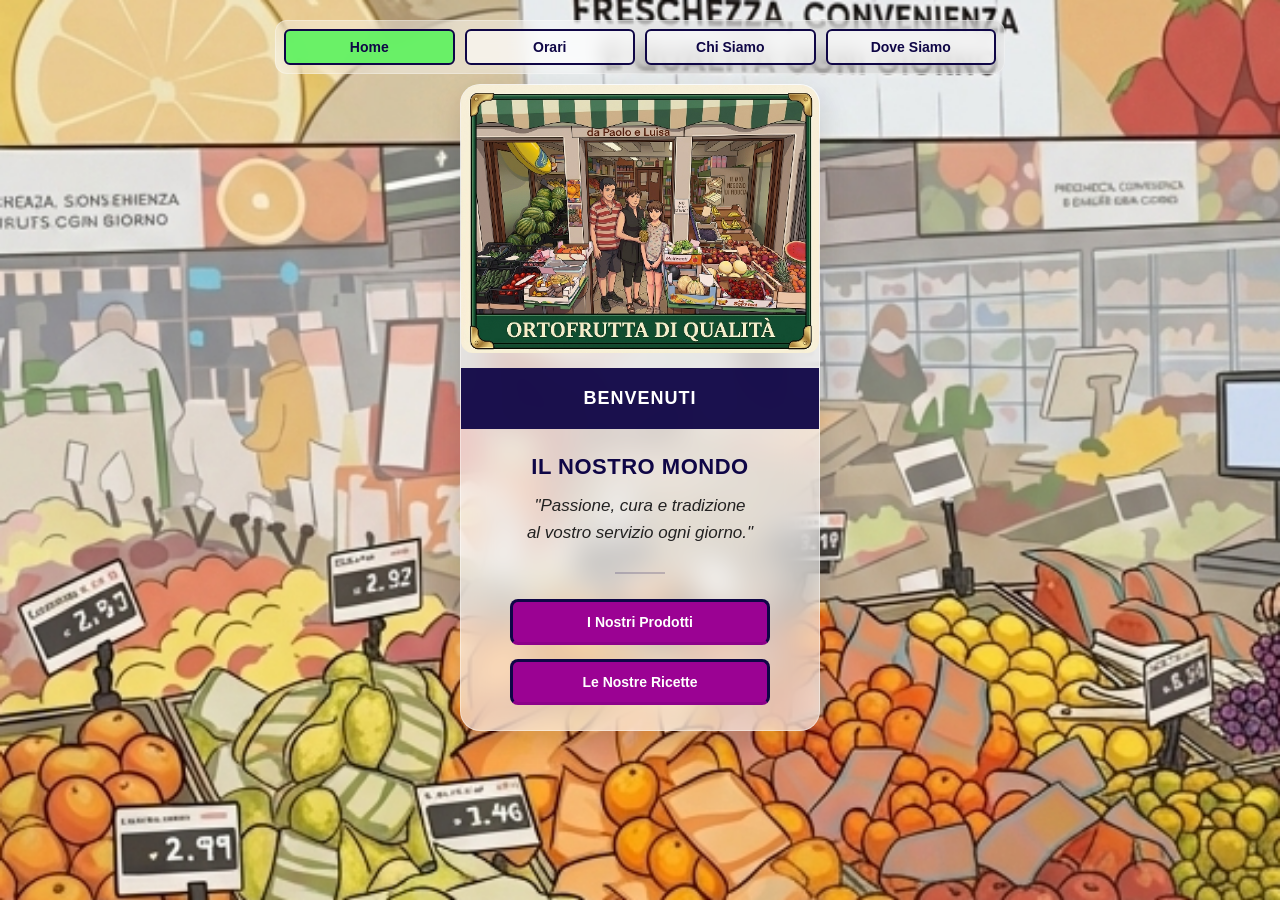
<file: index.html>
<!-- ATTENZIONE PAGINA PRIVATA - PROPRIETA' DI SFRISO PAOLO -->

<!DOCTYPE html>
<html lang="it">

<head>
    <meta charset="UTF-8">
    <meta name="viewport" content="width=device-width, initial-scale=1.0">
    <title>Home Page</title>

    <link rel="stylesheet" href="css/Style_Orario.css">

</head>

<body>

    <nav class="navbar-principale">
        <div class="menu-container">
            <button class="btn-menu active" onclick="window.location.href='index.html'">Home</button>
            <button class="btn-menu" onclick="window.location.href='orari.html'">Orari</button>
            <button class="btn-menu" onclick="window.location.href='storia.html'">Chi Siamo</button>
            <button class="btn-menu" onclick="window.location.href='doveSiamo.html'">Dove Siamo</button>
        </div>
    </nav>

    <div class="orari-card">

        <div class="logo">
            <img src="assets/immagini/logo_piccolo.png">
        </div>

        <div class="status-banner" style="background: rgba(15, 6, 70, 0.95) !important;">
            <div class="status-text" style="font-size: 18px;">BENVENUTI</div>
        </div>

        <div class="timetable" style="padding: 25px 20px; text-align: center;">

            <h1
                style="color: #0f0646; font-size: 22px; font-weight: 800; text-transform: uppercase; letter-spacing: 0.5px; margin-bottom: 12px;">
                Il Nostro Mondo
            </h1>

            <p style="font-style: italic; color: #232222; font-size: 17px; line-height: 1.6; margin-bottom: 25px;">
                "Passione, cura e tradizione<br>
                al vostro servizio ogni giorno."
            </p>

            <div style="width: 50px; height: 2px; background-color: #0f0646; margin: 0 auto 25px auto; opacity: 0.2;">
            </div>

            <div style="display: flex; flex-direction: column; gap: 14px; max-width: 260px; margin: 0 auto;">

                <button class="btn-home-esclusivo" onclick="window.location.href='prodotti.html'">
                    I Nostri Prodotti
                </button>

                <button class="btn-home-esclusivo" onclick="window.location.href='ricette.html'">
                    Le Nostre Ricette
                </button>

            </div>

        </div>

    </div>

</body>

</html>
</file>
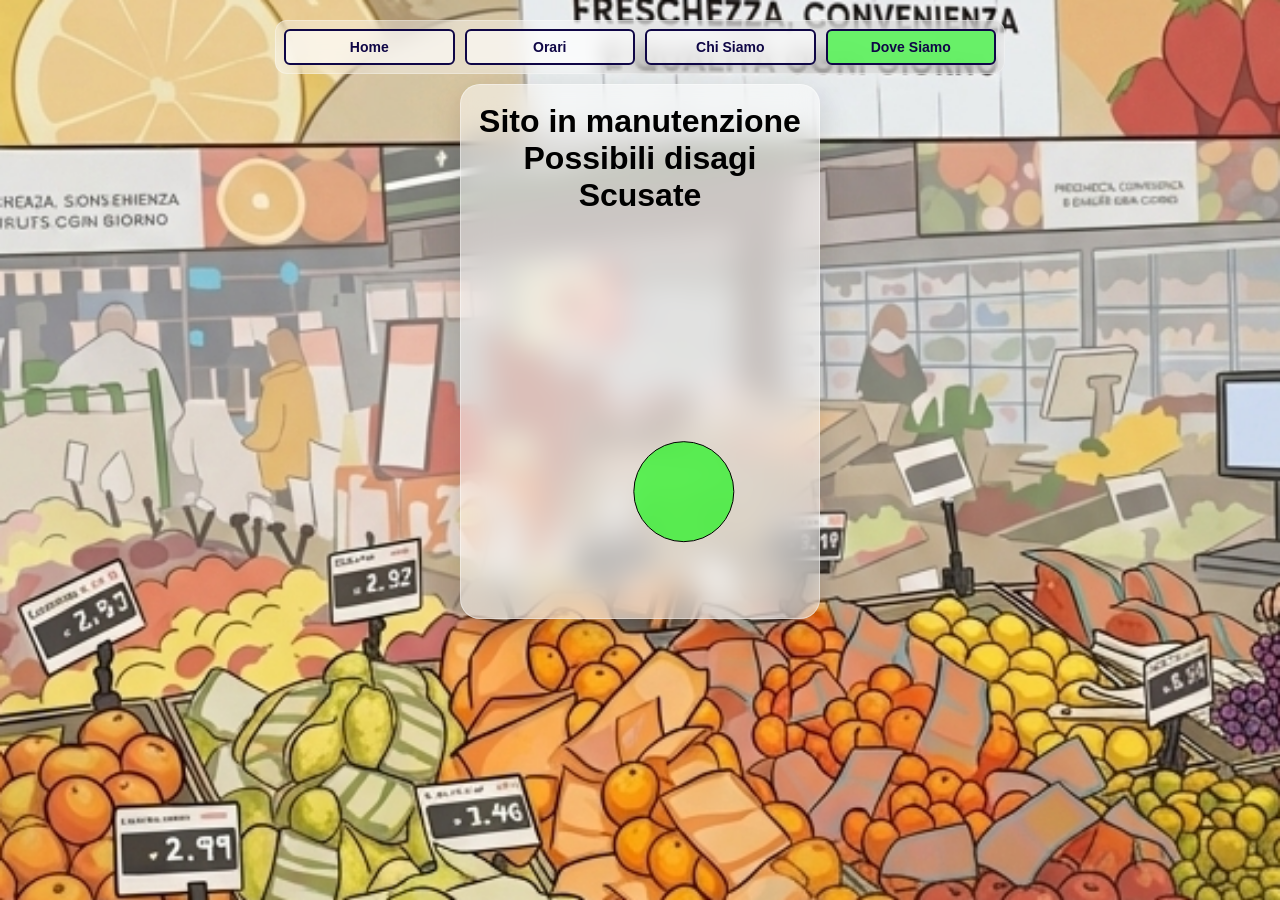
<file: doveSiamo.html>
<!-- ATTENZIONE PAGINA PRIVATA - PROPRIETA' DI SFRISO PAOLO -->

<!DOCTYPE html>
<html lang="it">

<head>
    <meta charset="UTF-8">
    <meta name="viewport" content="width=device-width, initial-scale=1.0">
    <title>Dove Siamo</title>

    <link rel="stylesheet" href="css/Style_Orario.css">

</head>

<body>

    <nav class="navbar-principale">
        <div class="menu-container">
            <button class="btn-menu" onclick="window.location.href='index.html'">Home</button>
            <button class="btn-menu" onclick="window.location.href='orari.html'">Orari</button>
            <button class="btn-menu" onclick="window.location.href='storia.html'">Chi Siamo</button>
            <button class="btn-menu active" onclick="window.location.href='doveSiamo.html'">Dove Siamo</button>
        </div>
    </nav>

    <center>
        <div class="homeText">
            <br>
            <h1>Sito in manutenzione<br>Possibili disagi Scusate</h1>
            <canvas id="canvas1" width="350" height="400">
                Il browser in uso non supporta il canvas
            </canvas>
        </div>
    </center>

    <script type="text/javascript" src="js/Js_Cerchio.js"></script>
</body>

</html>
</file>
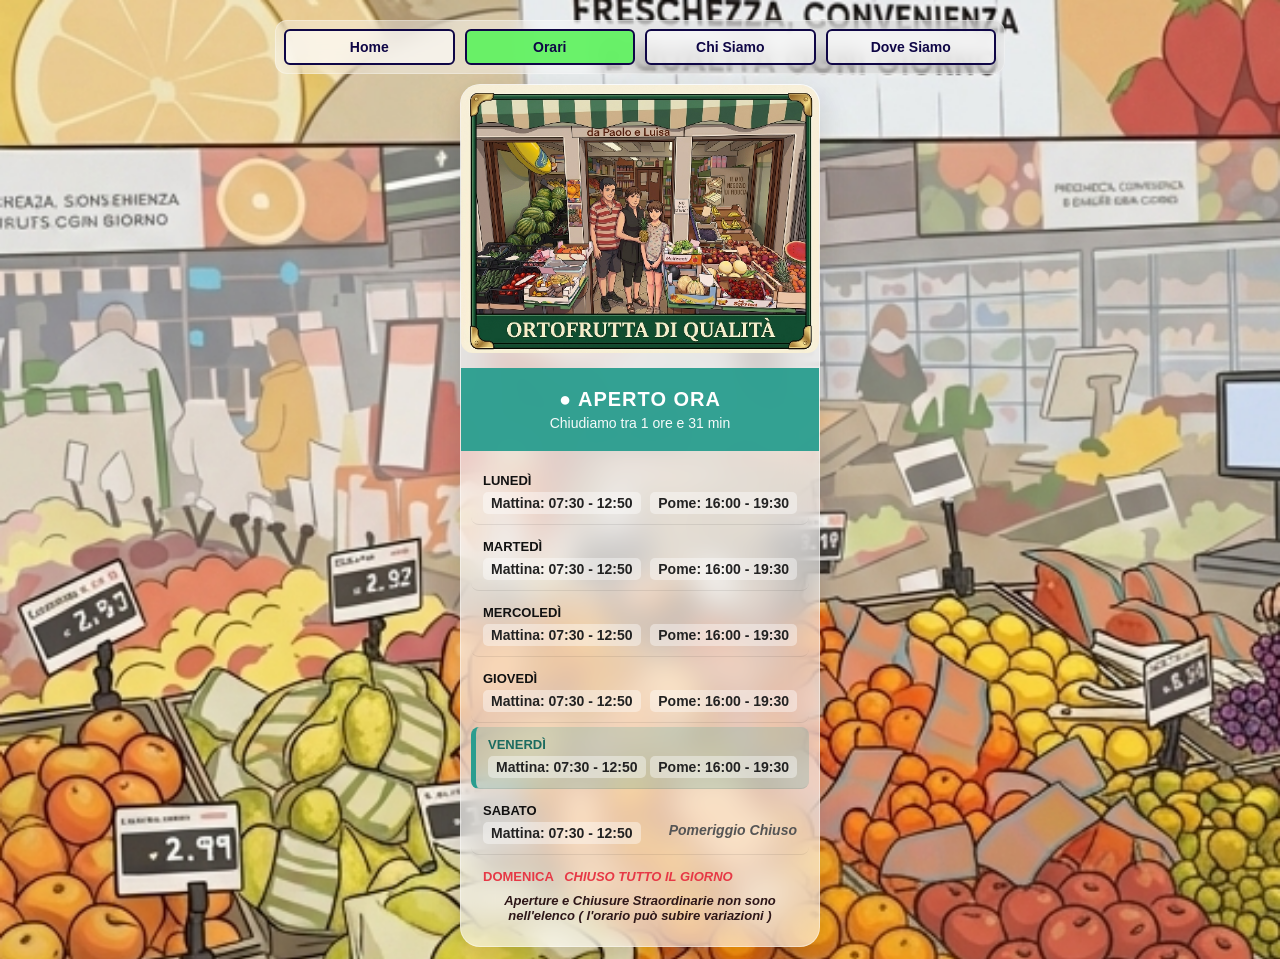
<file: orari.html>
<!-- ATTENZIONE PAGINA PRIVATA - PROPRIETA' DI SFRISO PAOLO -->

<!DOCTYPE html>
<html lang="it">

<head>
    <meta charset="UTF-8">
    <meta name="viewport" content="width=device-width, initial-scale=1.0">
    <title>Orari di Apertura</title>

    <link rel="stylesheet" href="css/Style_Orario.css">

</head>

<body>

    <nav class="navbar-principale">
        <div class="menu-container">
            <button class="btn-menu" onclick="window.location.href='index.html'">Home</button>
            <button class="btn-menu active" onclick="window.location.href='orari.html'">Orari</button>
            <button class="btn-menu" onclick="window.location.href='storia.html'">Chi Siamo</button>
            <button class="btn-menu" onclick="window.location.href='doveSiamo.html'">Dove Siamo</button>
        </div>
    </nav>

    <div class="orari-card">

        <div class="logo">
            <img src="assets/immagini/logo_piccolo.png">
        </div>

        <div id="statusBanner" class="status-banner">
            <div id="statusText" class="status-text">Controllo orario...</div>
            <div id="countdownText" class="countdown-text">Attendere prego...</div>
        </div>

        <div class="timetable">

            <div class="day-block" id="day-1">
                <span class="day-name">Lunedì</span>
                <div class="hours-container">
                    <span class="hours-block">Mattina: 07:30 - 12:50</span>
                    <span class="hours-block">Pome: 16:00 - 19:30</span>
                </div>
            </div>

            <div class="day-block" id="day-2">
                <span class="day-name">Martedì</span>
                <div class="hours-container">
                    <span class="hours-block">Mattina: 07:30 - 12:50</span>
                    <span class="hours-block">Pome: 16:00 - 19:30</span>
                </div>
            </div>

            <div class="day-block" id="day-3">
                <span class="day-name">Mercoledì</span>
                <div class="hours-container">
                    <span class="hours-block">Mattina: 07:30 - 12:50</span>
                    <span class="hours-block">Pome: 16:00 - 19:30</span>
                </div>
            </div>

            <div class="day-block" id="day-4">
                <span class="day-name">Giovedì</span>
                <div class="hours-container">
                    <span class="hours-block">Mattina: 07:30 - 12:50</span>
                    <span class="hours-block">Pome: 16:00 - 19:30</span>
                </div>
            </div>

            <div class="day-block" id="day-5">
                <span class="day-name">Venerdì</span>
                <div class="hours-container">
                    <span class="hours-block">Mattina: 07:30 - 12:50</span>
                    <span class="hours-block">Pome: 16:00 - 19:30</span>
                </div>
            </div>

            <div class="day-block" id="day-6">
                <span class="day-name">Sabato</span>
                <div class="hours-container">
                    <span class="hours-block">Mattina: 07:30 - 12:50</span>
                    <span class="closed-text">Pomeriggio Chiuso</span>
                </div>
            </div>

            <div class="day-block" id="day-0" style="color: #e63946;">
                <span class="day-name" style="color: #e63946;">Domenica &nbsp;&nbsp;<i>CHIUSO TUTTO IL GIORNO</i></span>
                <!-- Modificato qui sotto per garantire una centratura perfetta e pulita -->
                <div style="text-align: center; width: 100%; padding-top: 5px;">
                    <span class="closed-text"
                        style="color: #2e1719; font-weight: bold; font-size: 13px; display: inline-block;">
                        Aperture e Chiusure Straordinarie non sono<br>nell'elenco ( l'orario può subire variazioni )
                    </span>
                </div>
            </div>

        </div>

    </div>

    <script src="js/Js_Orario.js"></script>
</body>

</html>
</file>
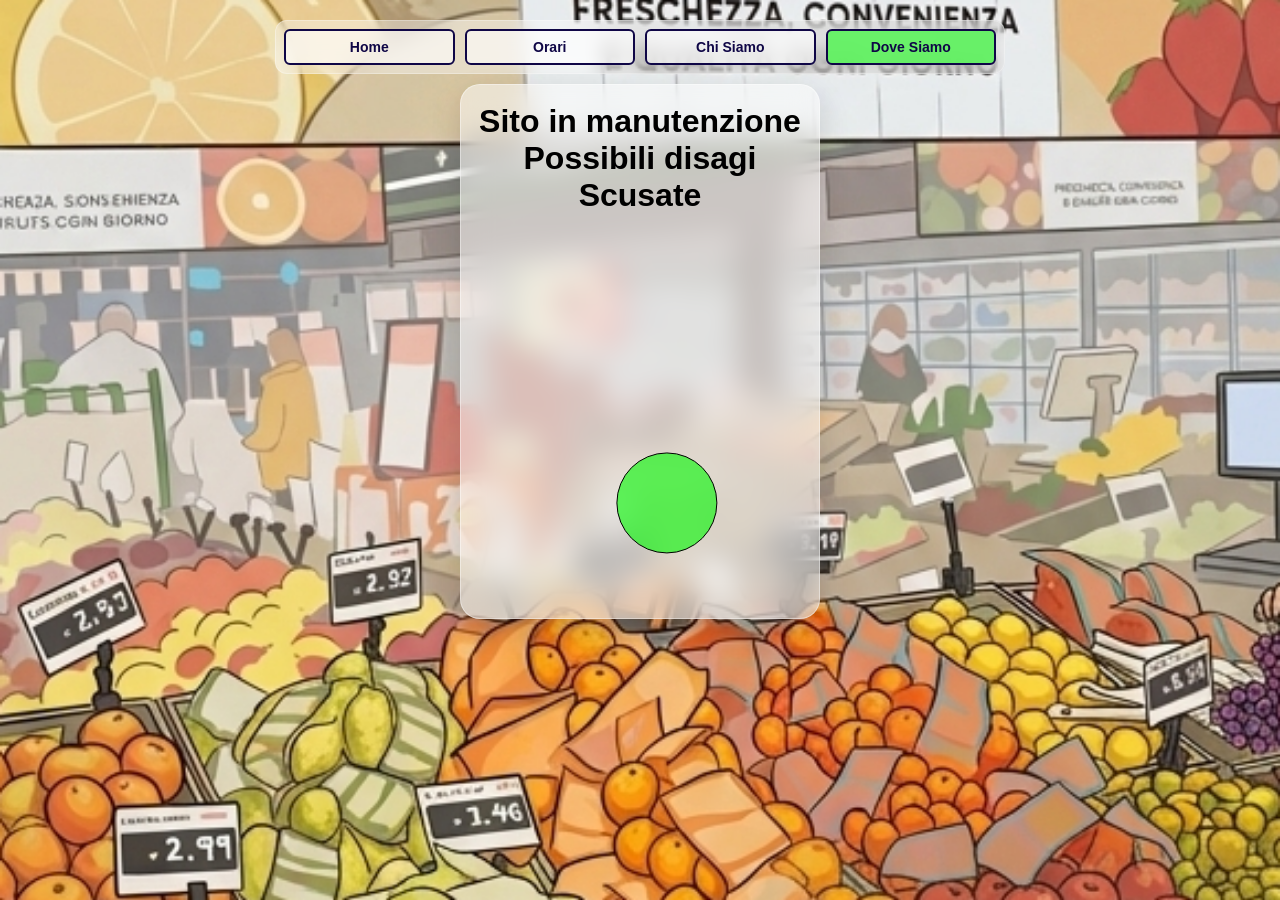
<file: prodotti.html>
<!-- ATTENZIONE PAGINA PRIVATA - PROPRIETA' DI SFRISO PAOLO -->

<!DOCTYPE html>
<html lang="it">

<head>
    <meta charset="UTF-8">
    <meta name="viewport" content="width=device-width, initial-scale=1.0">
    <title>I Nostri Prodotti</title>

    <link rel="stylesheet" href="css/Style_Orario.css">

</head>

<body>

    <nav class="navbar-principale">
        <div class="menu-container">
            <button class="btn-menu" onclick="window.location.href='index.html'">Home</button>
            <button class="btn-menu" onclick="window.location.href='orari.html'">Orari</button>
            <button class="btn-menu" onclick="window.location.href='storia.html'">Chi Siamo</button>
            <button class="btn-menu active" onclick="window.location.href='doveSiamo.html'">Dove Siamo</button>
        </div>
    </nav>

    <center>
        <div class="homeText">
            <br>
            <h1>Sito in manutenzione<br>Possibili disagi Scusate</h1>
            <canvas id="canvas1" width="350" height="400">
                Il browser in uso non supporta il canvas
            </canvas>
        </div>
    </center>

    <script type="text/javascript" src="js/Js_Cerchio.js"></script>
</body>

</html>
</file>
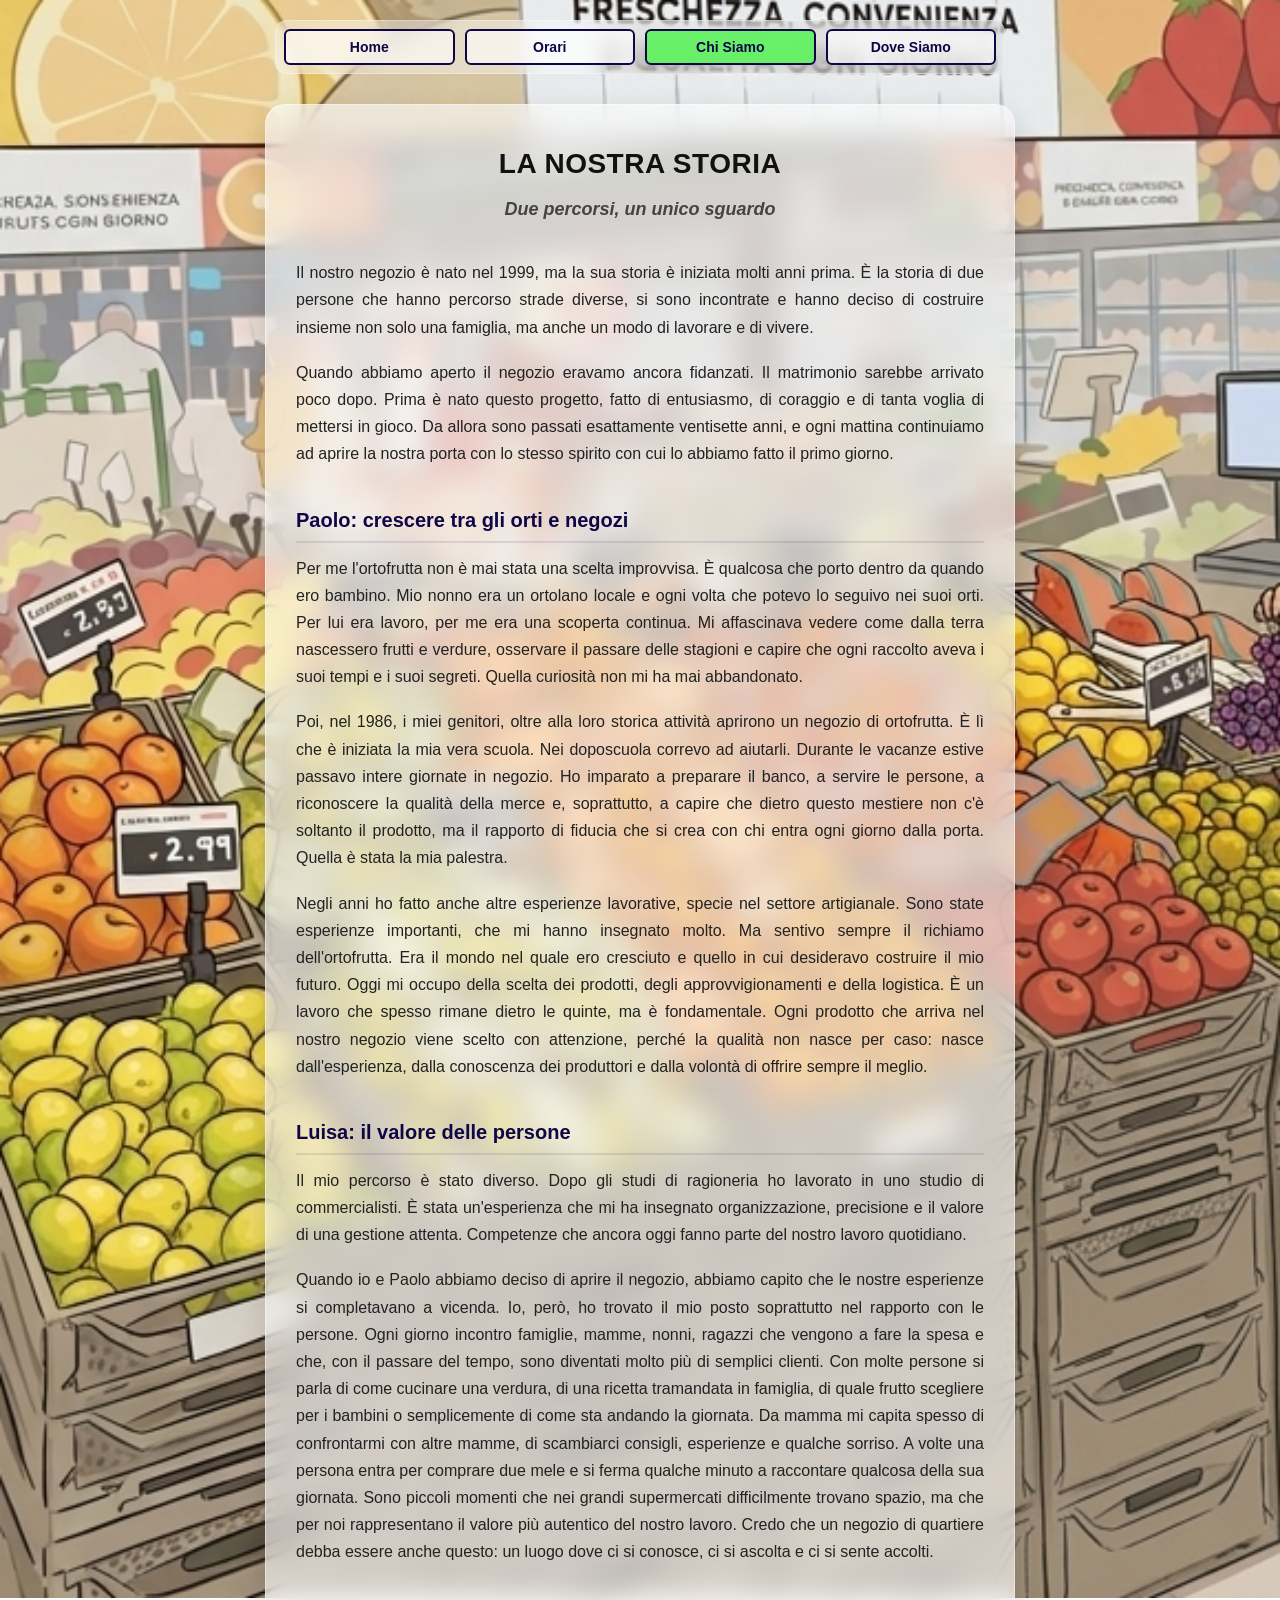
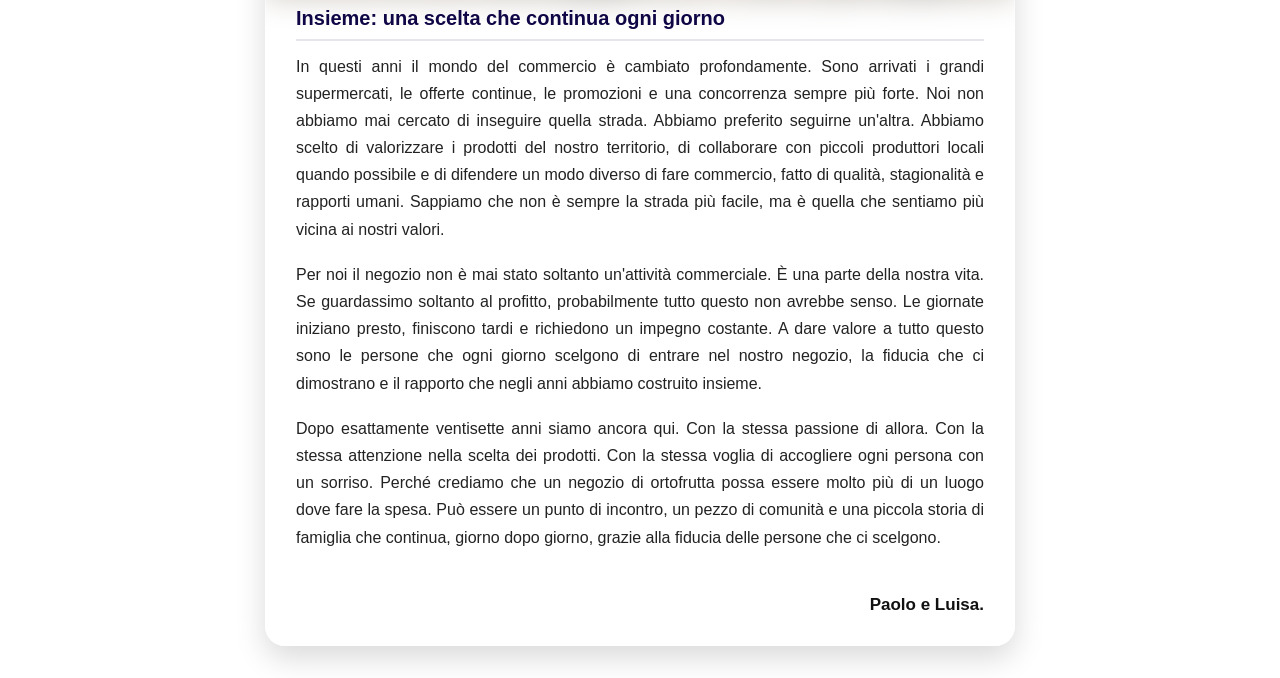
<file: storia.html>
<!DOCTYPE html>
<html lang="it">

<head>
    <meta charset="UTF-8">
    <meta name="viewport" content="width=device-width, initial-scale=1.0">
    <title>La nostra Storia</title>

    <link rel="stylesheet" href="css/Style_Orario.css">

</head>

<body>

    <nav class="navbar-principale">
        <div class="menu-container">
            <button class="btn-menu" onclick="window.location.href='index.html'">Home</button>
            <button class="btn-menu" onclick="window.location.href='orari.html'">Orari</button>
            <button class="btn-menu active" onclick="window.location.href='storia.html'">Chi Siamo</button>
            <button class="btn-menu" onclick="window.location.href='doveSiamo.html'">Dove Siamo</button>
        </div>
    </nav>

    <div class="storia-card">
        <div id="testo-storia">Caricamento della storia in corso...</div>
    </div>

    <script src="js/Js_Storia.js"></script>
</body>
</file>
<file: css/Style_Orario.css>
/* ATTENZIONE PRORIETA' PRIVATA SFRISO PAOLO */
* {
    box-sizing: border-box;
    margin: 0;
    padding: 0;
    font-family: 'Segoe UI', Roboto, Helvetica, Arial, sans-serif;
}

body {
    background-image: url("../assets/immagini/foto_sfondo.png");
    background-size: cover;
    background-position: center center;
    background-repeat: no-repeat;
    background-attachment: fixed;

    display: flex;
    flex-direction: column !important;
    justify-content: flex-start !important;
    align-items: center !important;
    min-height: 100vh;
    padding: 12px;
    padding-top: 20px;
}

button {
    background: rgba(99, 242, 99, 0.85);
    padding: 10px 22px;
    color: #0f0646;
    font-weight: 700;
    font-family: 'Segoe UI', Roboto, sans-serif;
    font-size: 16px;
    border: 3px solid #0f0646;
    border-radius: 8px;
    cursor: pointer;
    transition: transform 0.2s ease;
}

button:active {
    transform: scale(0.95);
}

/* NAVBAR STRUTTURA */
.navbar-principale {
    width: 100%;
    max-width: 750px;
    margin: 0 auto 10px auto;
    padding: 0 10px;
}

.menu-container {
    display: flex;
    gap: 10px;
    justify-content: center;
    background: rgba(255, 255, 255, 0.4);
    backdrop-filter: blur(10px);
    -webkit-backdrop-filter: blur(10px);
    padding: 8px;
    border-radius: 12px;
    border: 1px solid rgba(255, 255, 255, 0.3);
}

.btn-menu {
    background: rgba(255, 255, 255, 0.6) !important;
    color: #0f0646 !important;
    border: 2px solid #0f0646 !important;
    padding: 8px 16px !important;
    font-size: 14px !important;
    border-radius: 6px !important;
    transition: all 0.2s ease;
    flex: 1;
    text-align: center;
}

.btn-menu.active {
    background: rgba(99, 242, 99, 0.95) !important;
    font-weight: 800;
}

.btn-menu:hover {
    transform: translateY(-2px);
}

/* LOGO */
.logo {
    width: 100%;
    max-width: 360px;
    margin: 0 auto 15px auto;
    text-align: center;
}

.logo img {
    max-width: 100% !important;
    height: auto !important;
    display: block;
    margin: 0 auto;
    border-radius: 12px;
}

/* PAGINA HOME TEXT */
.homeText {
    width: 100%;
    max-width: 360px;
    background: rgba(255, 255, 255, 0.5);
    backdrop-filter: blur(15px);
    -webkit-backdrop-filter: blur(15px);
    border-radius: 20px;
    box-shadow: 0 12px 30px rgba(0, 0, 0, 0.15);
    border: 1px solid rgba(255, 255, 255, 0.4);
    overflow: hidden;
}

/* PAGINA ORARI CARD */
.orari-card {
    width: 100%;
    max-width: 360px;
    background: rgba(255, 255, 255, 0.6);
    backdrop-filter: blur(15px);
    -webkit-backdrop-filter: blur(15px);
    border-radius: 20px;
    box-shadow: 0 12px 30px rgba(0, 0, 0, 0.15);
    border: 1px solid rgba(255, 255, 255, 0.4);
    overflow: hidden;
}

.status-banner {
    padding: 20px 15px;
    text-align: center;
    color: white;
    transition: background 0.4s ease;
}

.status-banner.aperto {
    background: rgba(42, 157, 143, 0.95);
}

.status-banner.chiuso {
    background: rgba(230, 57, 70, 0.95);
}

.status-text {
    font-size: 20px;
    font-weight: 800;
    text-transform: uppercase;
    letter-spacing: 1px;
}

.countdown-text {
    font-size: 14px;
    margin-top: 4px;
    opacity: 0.95;
    font-weight: 500;
}

.timetable {
    padding: 12px 10px;
}

.day-block {
    display: flex;
    flex-direction: column;
    padding: 10px 12px;
    border-bottom: 1px solid rgba(0, 0, 0, 0.08);
    border-radius: 8px;
    margin-bottom: 4px;
}

.day-block:last-child {
    border-bottom: none;
    margin-bottom: 0;
}

.day-name {
    font-weight: 800;
    text-transform: uppercase;
    font-size: 13px;
    color: #111;
    margin-bottom: 4px;
}

.hours-container {
    display: flex;
    justify-content: space-between;
    font-size: 14px;
    font-weight: 700;
    color: #222;
}

.hours-block {
    background: rgba(255, 255, 255, 0.4);
    padding: 3px 8px;
    border-radius: 5px;
}

.closed-text {
    color: #555;
    font-weight: 600;
    font-style: italic;
}

.day-block.today-highlight {
    background: rgba(42, 157, 143, 0.18);
    border-left: 5px solid #2a9d8f;
}

.day-block.today-highlight .day-name {
    color: #1b6b60;
}

/* PAGINA DELLA STORIA */
.storia-card {
    width: 100%;
    max-width: 750px;
    background: rgba(255, 255, 255, 0.6);
    backdrop-filter: blur(15px);
    -webkit-backdrop-filter: blur(15px);
    border-radius: 20px;
    box-shadow: 0 12px 30px rgba(0, 0, 0, 0.15);
    border: 1px solid rgba(255, 255, 255, 0.4);
    overflow: hidden;
    margin: 20px auto;
}

#testo-storia {
    padding: 25px 30px;
    color: #222222;
    line-height: 1.7;
}

.titolo-storia {
    text-align: center;
    font-size: 28px;
    font-weight: 800;
    margin-top: 10px;
    margin-bottom: 6px;
    color: #111111;
    text-transform: uppercase;
    letter-spacing: 0.5px;
}

.sottotitolo-storia {
    text-align: center;
    font-size: 18px;
    font-weight: 600;
    font-style: italic;
    margin-bottom: 35px;
    color: #444444;
}

.titolo-paragrafo {
    color: #0f0646;
    font-size: 20px;
    font-weight: 800;
    margin-top: 35px;
    margin-bottom: 12px;
    border-bottom: 2px solid rgba(15, 6, 70, 0.1);
    padding-bottom: 4px;
}

.testo-normale {
    font-size: 16px;
    margin-bottom: 18px;
    text-align: justify;
}

.firma-storia {
    margin-top: 40px;
    font-size: 17px;
    text-align: right;
    color: #111111;
}

/* ======================================================== */
/* REGOLE CELLULARE (DEVONO STARE RIGOROSAMENTE IN FONDO)  */
/* ======================================================== */
@media (max-width: 768px) {
    body {
        display: block !important;
        min-height: auto !important;
        padding: 20px 10px !important;
    }

    .navbar-principale {
        margin: 0 auto 20px auto !important;
    }

    .orari-card {
        margin: 0 auto !important;
    }

    #testo-storia {
        padding: 15px 18px;
    }

    .titolo-storia {
        font-size: 22px;
    }

    .titolo-paragrafo {
        font-size: 18px;
    }

    .testo-normale {
        text-align: left;
    }

    .btn-menu {
        padding: 6px 8px !important;
        font-size: 13px !important;
    }

    .menu-container {
        gap: 6px;
    }
}

/* ========================================== */
/*  STILI AGGIUNTIVI PER HOME E LISTA RICETTE */
/* ========================================== */

/* I due pulsanti blu esclusivi della Home Page */
.btn-home-esclusivo {
    width: 100%;
    background: #9b0293 !important;
    color: white !important;
    border-bottom: 3px solid rgba(10, 4, 54, 0.1);
    /*border: none !important;*/
    padding: 12px !important;
    font-size: 14px !important;
    border-radius: 8px !important;
    transition: transform 0.2s ease, background-color 0.2s ease !important;
}

.btn-home-esclusivo:hover {
    transform: translateY(-2px) !important;
    background: #e407ca !important;
    /* Si schiarisce leggermente al passaggio del mouse */
}

/* Gli elementi della lista nella pagina Ricette */
.ricetta-item {
    display: flex;
    flex-direction: column;
    padding: 14px 12px;
    border-bottom: 1px solid rgba(0, 0, 0, 0.08);
    border-radius: 8px;
    margin-bottom: 8px;
    text-align: left;
    cursor: pointer;
    transition: background-color 0.2s ease, transform 0.2s ease;
    text-decoration: none;
    /* Rimuove la sottolineatura dei link */
}

.ricetta-item:last-child {
    border-bottom: none;
    margin-bottom: 0;
}

.ricetta-item:hover {
    background: rgba(15, 6, 70, 0.05);
    transform: translateX(3px);
    /* Piccola spinta a destra */
}

.ricetta-titolo {
    font-weight: 800;
    text-transform: uppercase;
    font-size: 14px;
    color: #0f0646;
    margin-bottom: 4px;
}

.ricetta-descrizione {
    font-size: 13px;
    color: #555555;
    font-style: italic;
    line-height: 1.4;
}
</file>
